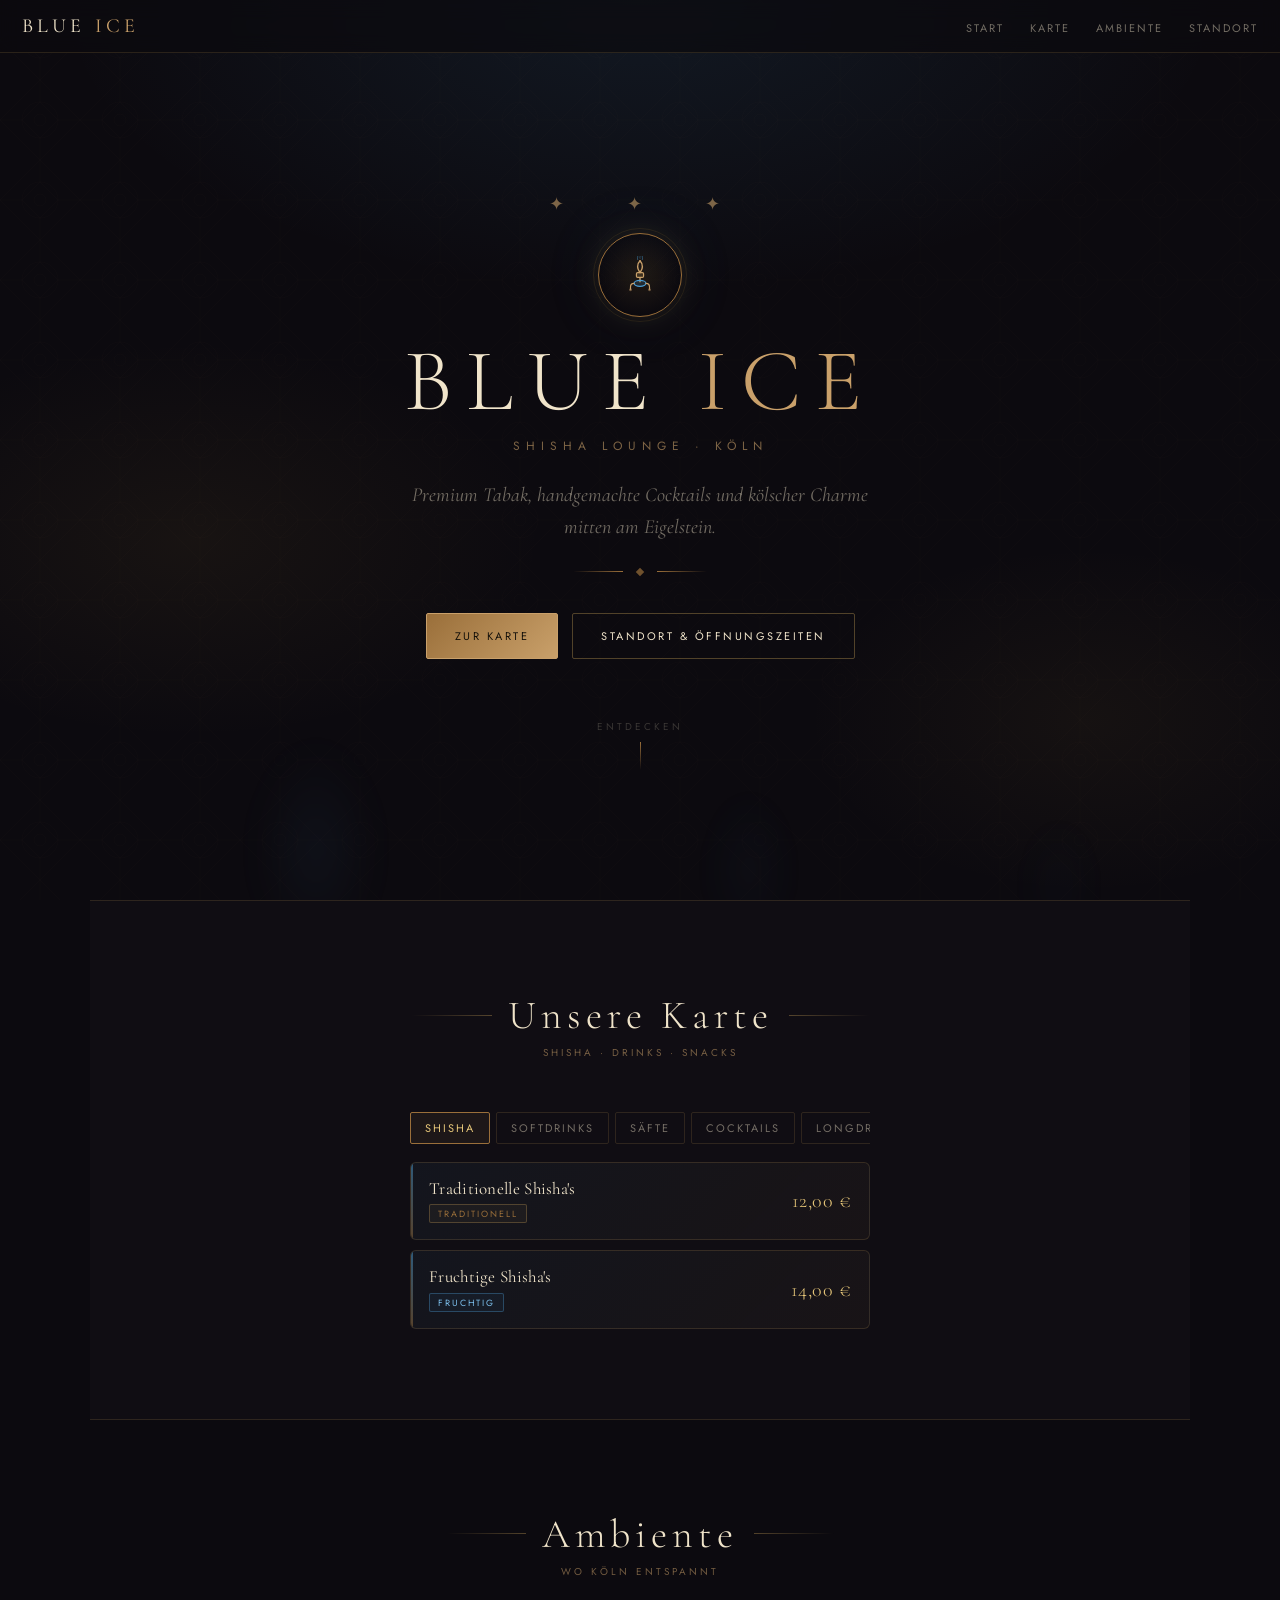
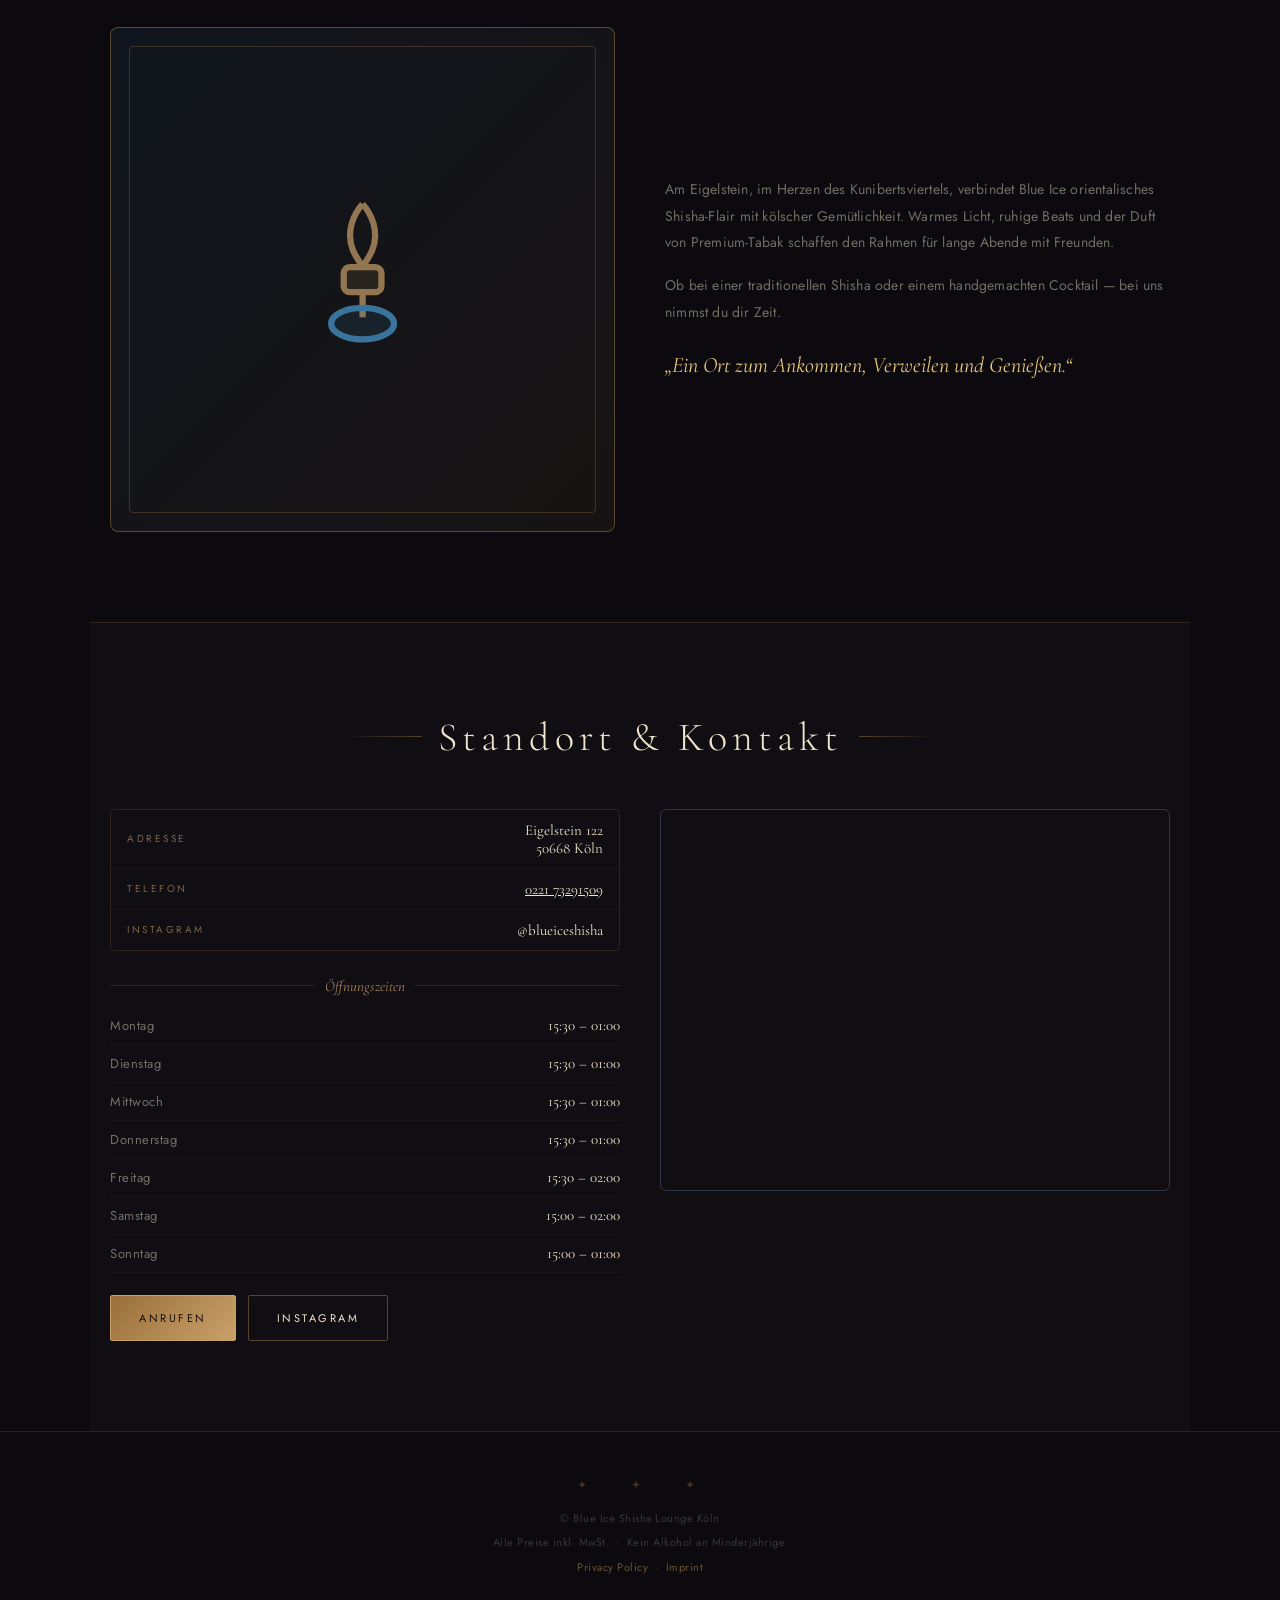
<file: index.html>
<!DOCTYPE html>
<html lang="de">
<head>
<meta charset="UTF-8"/>
<meta name="viewport" content="width=device-width, initial-scale=1.0, viewport-fit=cover"/>
<meta name="theme-color" content="#0c0a0f"/>
<title>Blue Ice Köln – Shisha Lounge & Bar</title>
<meta name="description" content="Blue Ice Shisha Lounge in Köln, Eigelstein 122 — Premium Shisha, Cocktails, Longdrinks & mehr. Öffnungszeiten, Karte & Standort."/>
<link href="https://fonts.googleapis.com/css2?family=Cormorant+Garamond:ital,wght@0,300;0,400;0,600;1,300;1,400&family=Jost:wght@300;400;500&display=swap" rel="stylesheet"/>
<link rel="stylesheet" href="styles.css"/>
</head>
<body>

<div class="bg-atmo"></div>
<div class="bg-pattern"></div>
<div class="smoke-wrap"><div class="smoke"></div><div class="smoke"></div><div class="smoke"></div></div>

<nav class="navbar">
  <div class="nav-brand">BLUE <span>ICE</span></div>
  <ul class="nav-links" id="navLinks">
    <li><a href="#start" onclick="closeNav()">Start</a></li>
    <li><a href="#karte" onclick="closeNav()">Karte</a></li>
    <li><a href="#ambiente" onclick="closeNav()">Ambiente</a></li>
    <li><a href="#standort" onclick="closeNav()">Standort</a></li>
  </ul>
  <button class="nav-toggle" onclick="toggleNav()" aria-label="Menü">☰</button>
</nav>

<section class="hero" id="start">
  <span class="ornament">✦ &nbsp; ✦ &nbsp; ✦</span>
  <div class="logo-emblem">
    <svg viewBox="0 0 32 32" fill="none" xmlns="http://www.w3.org/2000/svg">
      <path d="M16 4 C16 4 14 6 14 9 C14 11.5 15.5 13 16 14" stroke="#c9a06a" stroke-width="1.2" stroke-linecap="round"/>
      <path d="M16 4 C16 4 18 6 18 9 C18 11.5 16.5 13 16 14" stroke="#c9a06a" stroke-width="1.2" stroke-linecap="round"/>
      <rect x="13" y="14" width="6" height="4" rx="1" fill="rgba(180,145,80,0.2)" stroke="#c9a06a" stroke-width="1"/>
      <path d="M16 18 L16 22" stroke="#c9a06a" stroke-width="1.2"/>
      <ellipse cx="16" cy="23" rx="5" ry="2.5" fill="rgba(74,158,214,0.15)" stroke="#4a9ed6" stroke-width="1"/>
      <path d="M11 23 C9 23 8 24.5 8 26 L8 28" stroke="#c9a06a" stroke-width="1" stroke-linecap="round"/>
      <circle cx="8" cy="28.5" r="1.2" fill="#c9a06a" opacity=".5"/>
      <path d="M21 23 C23 23 24 24.5 24 26 L24 28" stroke="#c9a06a" stroke-width="1" stroke-linecap="round"/>
      <circle cx="24" cy="28.5" r="1.2" fill="#c9a06a" opacity=".5"/>
      <path d="M14 3 C13.5 1.5 14.5 1 14 0" stroke="#4a9ed6" stroke-width=".8" stroke-linecap="round" opacity=".5"/>
      <path d="M16 2 C15.5 1 16.5 .5 16 0" stroke="#4a9ed6" stroke-width=".8" stroke-linecap="round" opacity=".4"/>
      <path d="M18 3 C18.5 1.5 17.5 1 18 0" stroke="#4a9ed6" stroke-width=".8" stroke-linecap="round" opacity=".5"/>
    </svg>
  </div>
  <div class="hero-title">BLUE <span>ICE</span></div>
  <div class="hero-sub">Shisha Lounge · Köln</div>
  <p class="hero-tagline">Premium Tabak, handgemachte Cocktails und kölscher Charme mitten am Eigelstein.</p>
  <div class="header-ornament"><div class="h-line"></div><div class="h-diamond"></div><div class="h-line r"></div></div>
  <div class="hero-cta">
    <a href="#karte" class="btn btn-primary">Zur Karte</a>
    <a href="#standort" class="btn btn-outline">Standort & Öffnungszeiten</a>
  </div>
  <div class="scroll-hint">Entdecken</div>
</section>

<section id="karte" class="section-shell">
  <div class="section-head">
    <div class="cat-title-wrap"><div class="cat-ornament-line"></div><span class="cat-title">Unsere Karte</span><div class="cat-ornament-line r"></div></div>
    <span class="cat-sub-label">Shisha · Drinks · Snacks</span>
  </div>

  <div class="menu-wrapper">
    <div class="tabs">
      <button class="tab-btn active" onclick="showTab('shisha',this)">Shisha</button>
      <button class="tab-btn" onclick="showTab('softdrinks',this)">Softdrinks</button>
      <button class="tab-btn" onclick="showTab('saefte',this)">Säfte</button>
      <button class="tab-btn" onclick="showTab('cocktails',this)">Cocktails</button>
      <button class="tab-btn" onclick="showTab('longdrinks',this)">Longdrinks</button>
      <button class="tab-btn" onclick="showTab('spirituosen',this)">Spirituosen</button>
      <button class="tab-btn" onclick="showTab('bier',this)">Bier</button>
      <button class="tab-btn" onclick="showTab('kaffee',this)">Kaffee & Tee</button>
      <button class="tab-btn" onclick="showTab('snacks',this)">Snacks</button>
      <button class="tab-btn" onclick="showTab('info',this)">Info</button>
    </div>

    <!-- SHISHA -->
    <div id="shisha" class="menu-section visible">
      <div class="shisha-list">
        <div class="shisha-card">
          <div class="drink-info"><div class="drink-name">Traditionelle Shisha's</div><span class="shisha-tag trad">Traditionell</span></div>
          <div class="drink-right"><div class="drink-price">12,00 €</div></div>
        </div>
        <div class="shisha-card">
          <div class="drink-info"><div class="drink-name">Fruchtige Shisha's</div><span class="shisha-tag frucht">Fruchtig</span></div>
          <div class="drink-right"><div class="drink-price">14,00 €</div></div>
        </div>
      </div>
    </div>

    <!-- SÄFTE -->
    <div id="saefte" class="menu-section">
      <div class="disclaimer">Alle Säfte sind auch als <span>Schorle</span> erhältlich — einfach beim Bestellen ansagen.</div>
      <div class="drink-list">
        <div class="drink-card"><div class="drink-info"><div class="drink-name">Orangensaft</div></div><div class="drink-right"><div class="drink-price">3,50 €</div></div></div>
        <div class="drink-card"><div class="drink-info"><div class="drink-name">Ananassaft</div></div><div class="drink-right"><div class="drink-price">3,50 €</div></div></div>
        <div class="drink-card"><div class="drink-info"><div class="drink-name">Maracujasaft</div></div><div class="drink-right"><div class="drink-price">3,50 €</div></div></div>
        <div class="drink-card"><div class="drink-info"><div class="drink-name">Bananensaft</div></div><div class="drink-right"><div class="drink-price">3,50 €</div></div></div>
        <div class="drink-card"><div class="drink-info"><div class="drink-name">Kirschsaft</div></div><div class="drink-right"><div class="drink-price">3,50 €</div></div></div>
        <div class="drink-card"><div class="drink-info"><div class="drink-name">Cranberrysaft</div></div><div class="drink-right"><div class="drink-price">3,50 €</div></div></div>
        <div class="drink-card"><div class="drink-info"><div class="drink-name">Kiba</div><div class="drink-desc">Kirsch & Banane</div></div><div class="drink-right"><div class="drink-price">3,50 €</div></div></div>
      </div>
    </div>

    <!-- COCKTAILS -->
    <div id="cocktails" class="menu-section">
      <div class="price-badge">Alkoholisch &nbsp;— &nbsp;8,00 €</div>
      <div class="drink-list">
        <div class="drink-card"><div class="drink-info"><div class="drink-name">Blue Ice Special I ✦</div><div class="drink-desc">Weißer Rum · Orange · Ananas · Zitrone · Blue Curaçao · Malibu</div></div><div class="drink-right"><div class="drink-price">8,00 €</div></div></div>
        <div class="drink-card"><div class="drink-info"><div class="drink-name">Blue Ice Special II ✦</div><div class="drink-desc">Haus-Signature-Mix der Blue Ice Bar</div></div><div class="drink-right"><div class="drink-price">8,00 €</div></div></div>
        <div class="drink-card"><div class="drink-info"><div class="drink-name">Mai Tai</div><div class="drink-desc">Weißer & Brauner Rum · Triple Sec · Mandelsirup · Limette · Ananas · Cointreau</div></div><div class="drink-right"><div class="drink-price">8,00 €</div></div></div>
        <div class="drink-card"><div class="drink-info"><div class="drink-name">Sex on the Beach</div><div class="drink-desc">Wodka · Pfirsichlikör · Orange · Cranberry</div></div><div class="drink-right"><div class="drink-price">8,00 €</div></div></div>
        <div class="drink-card"><div class="drink-info"><div class="drink-name">Mojito</div><div class="drink-desc">Havana Club · Limette · Brauner Zucker · Frische Minze · Soda</div></div><div class="drink-right"><div class="drink-price">8,00 €</div></div></div>
        <div class="drink-card"><div class="drink-info"><div class="drink-name">Tequila Sunrise</div><div class="drink-desc">Tequila · Orangensaft · Grenadine · Zitrone</div></div><div class="drink-right"><div class="drink-price">8,00 €</div></div></div>
        <div class="drink-card"><div class="drink-info"><div class="drink-name">Piña Colada</div><div class="drink-desc">Weißer Rum · Ananas · Kokosnuss · Sahne</div></div><div class="drink-right"><div class="drink-price">8,00 €</div></div></div>
        <div class="drink-card"><div class="drink-info"><div class="drink-name">Strawberry Colada</div><div class="drink-desc">Weißer Rum · Ananas · Erdbeersirup · Kokosnuss · Sahne</div></div><div class="drink-right"><div class="drink-price">8,00 €</div></div></div>
        <div class="drink-card"><div class="drink-info"><div class="drink-name">Long Island Ice Tea</div><div class="drink-desc">Rum · Wodka · Gin · Tequila · Triple Sec · Limette · Cola</div></div><div class="drink-right"><div class="drink-price">8,00 €</div></div></div>
      </div>
      <div class="subcat"><div class="subcat-line"></div><div class="subcat-name">Alkoholfrei</div><div class="subcat-line"></div></div>
      <div class="price-badge">Alkoholfrei &nbsp;— &nbsp;6,00 €</div>
      <div class="drink-list">
        <div class="drink-card"><div class="drink-info"><div class="drink-name">Blue Ice Special ✦</div><div class="drink-desc">Orange · Ananas · Zitrone · Blue Curaçao</div></div><div class="drink-right"><div class="drink-price">6,00 €</div></div></div>
        <div class="drink-card"><div class="drink-info"><div class="drink-name">Virgin Colada</div><div class="drink-desc">Kokosnusssirup · Ananas · Sahne</div></div><div class="drink-right"><div class="drink-price">6,00 €</div></div></div>
        <div class="drink-card"><div class="drink-info"><div class="drink-name">Marco Carpon</div><div class="drink-desc">Cranberry · Orange · Limette · Kokosnusssirup</div></div><div class="drink-right"><div class="drink-price">6,00 €</div></div></div>
        <div class="drink-card"><div class="drink-info"><div class="drink-name">Ipanema</div><div class="drink-desc">Limette · Brauner Zucker · Maracuja · Ginger Ale</div></div><div class="drink-right"><div class="drink-price">6,00 €</div></div></div>
        <div class="drink-card"><div class="drink-info"><div class="drink-name">Spit Fire</div><div class="drink-desc">Ananas · Orange · Maracuja · Zitrone · Grenadine</div></div><div class="drink-right"><div class="drink-price">6,00 €</div></div></div>
        <div class="drink-card"><div class="drink-info"><div class="drink-name">Bambula</div><div class="drink-desc">Limette · Brauner Zucker · Ananas · Orange · Maracuja</div></div><div class="drink-right"><div class="drink-price">6,00 €</div></div></div>
        <div class="drink-card"><div class="drink-info"><div class="drink-name">China Town</div><div class="drink-desc">Ginger Ale · Erdbeersirup · Sahne</div></div><div class="drink-right"><div class="drink-price">6,00 €</div></div></div>
        <div class="drink-card"><div class="drink-info"><div class="drink-name">Alice</div><div class="drink-desc">Ananas · Orange · Grenadine · Sahne</div></div><div class="drink-right"><div class="drink-price">6,00 €</div></div></div>
      </div>
    </div>

    <!-- LONGDRINKS -->
    <div id="longdrinks" class="menu-section">
      <div class="drink-list">
        <div class="drink-card"><div class="drink-info"><div class="drink-name">Vodka Red Bull</div></div><div class="drink-right"><div class="drink-price">6,00 €</div></div></div>
        <div class="drink-card"><div class="drink-info"><div class="drink-name">Vodka Orange</div></div><div class="drink-right"><div class="drink-price">5,50 €</div></div></div>
        <div class="drink-card"><div class="drink-info"><div class="drink-name">Vodka Maracuja</div></div><div class="drink-right"><div class="drink-price">5,50 €</div></div></div>
        <div class="drink-card"><div class="drink-info"><div class="drink-name">Jack Daniels Cola</div></div><div class="drink-right"><div class="drink-price">6,00 €</div></div></div>
        <div class="drink-card"><div class="drink-info"><div class="drink-name">Jägermeister Red Bull</div></div><div class="drink-right"><div class="drink-price">6,00 €</div></div></div>
        <div class="drink-card"><div class="drink-info"><div class="drink-name">Jägermeister Cola</div></div><div class="drink-right"><div class="drink-price">5,00 €</div></div></div>
        <div class="drink-card"><div class="drink-info"><div class="drink-name">Jim Beam Ginger</div></div><div class="drink-right"><div class="drink-price">5,50 €</div></div></div>
        <div class="drink-card"><div class="drink-info"><div class="drink-name">Jim Beam Cola</div></div><div class="drink-right"><div class="drink-price">5,00 €</div></div></div>
        <div class="drink-card"><div class="drink-info"><div class="drink-name">Bacardi Cola</div></div><div class="drink-right"><div class="drink-price">5,00 €</div></div></div>
        <div class="drink-card"><div class="drink-info"><div class="drink-name">Gin Tonic</div></div><div class="drink-right"><div class="drink-price">5,50 €</div></div></div>
        <div class="drink-card"><div class="drink-info"><div class="drink-name">Malibu Maracuja</div></div><div class="drink-right"><div class="drink-price">5,50 €</div></div></div>
        <div class="drink-card"><div class="drink-info"><div class="drink-name">Campari Orange</div></div><div class="drink-right"><div class="drink-price">5,00 €</div></div></div>
      </div>
    </div>

    <!-- SPIRITUOSEN -->
    <div id="spirituosen" class="menu-section">
      <div class="subcat"><div class="subcat-line"></div><div class="subcat-name">Whiskey & Bourbon · 2cl</div><div class="subcat-line"></div></div>
      <div class="drink-list">
        <div class="drink-card"><div class="drink-info"><div class="drink-name">Johnny Walker Red</div></div><div class="drink-right"><div class="drink-price">3,00 €</div></div></div>
        <div class="drink-card"><div class="drink-info"><div class="drink-name">Johnny Walker Black</div></div><div class="drink-right"><div class="drink-price">3,00 €</div></div></div>
        <div class="drink-card"><div class="drink-info"><div class="drink-name">Ballantines</div></div><div class="drink-right"><div class="drink-price">3,00 €</div></div></div>
        <div class="drink-card"><div class="drink-info"><div class="drink-name">Chivas Regal</div></div><div class="drink-right"><div class="drink-price">3,00 €</div></div></div>
        <div class="drink-card"><div class="drink-info"><div class="drink-name">Jim Beam</div></div><div class="drink-right"><div class="drink-price">3,00 €</div></div></div>
        <div class="drink-card"><div class="drink-info"><div class="drink-name">Jack Daniels</div></div><div class="drink-right"><div class="drink-price">3,00 €</div></div></div>
        <div class="drink-card"><div class="drink-info"><div class="drink-name">Hennessy</div></div><div class="drink-right"><div class="drink-price">3,00 €</div></div></div>
      </div>
      <div class="subcat"><div class="subcat-line"></div><div class="subcat-name">Aperitif · 5cl</div><div class="subcat-line"></div></div>
      <div class="drink-list">
        <div class="drink-card"><div class="drink-info"><div class="drink-name">Campari</div></div><div class="drink-right"><div class="drink-price">4,00 €</div></div></div>
        <div class="drink-card"><div class="drink-info"><div class="drink-name">Martini Bianco</div></div><div class="drink-right"><div class="drink-price">4,00 €</div></div></div>
        <div class="drink-card"><div class="drink-info"><div class="drink-name">Martini Rosé</div></div><div class="drink-right"><div class="drink-price">4,00 €</div></div></div>
        <div class="drink-card"><div class="drink-info"><div class="drink-name">Martini Rosso</div></div><div class="drink-right"><div class="drink-price">4,00 €</div></div></div>
      </div>
      <div class="subcat"><div class="subcat-line"></div><div class="subcat-name">Liköre & Shots · 2cl</div><div class="subcat-line"></div></div>
      <div class="drink-list">
        <div class="drink-card"><div class="drink-info"><div class="drink-name">Amaretto Disaronno</div></div><div class="drink-right"><div class="drink-price">3,00 €</div></div></div>
        <div class="drink-card"><div class="drink-info"><div class="drink-name">Baileys</div></div><div class="drink-right"><div class="drink-price">3,00 €</div></div></div>
        <div class="drink-card"><div class="drink-info"><div class="drink-name">Bacardi Blanca</div></div><div class="drink-right"><div class="drink-price">3,00 €</div></div></div>
        <div class="drink-card"><div class="drink-info"><div class="drink-name">Bacardi Oro</div></div><div class="drink-right"><div class="drink-price">3,00 €</div></div></div>
        <div class="drink-card"><div class="drink-info"><div class="drink-name">Bacardi Razz</div></div><div class="drink-right"><div class="drink-price">3,00 €</div></div></div>
        <div class="drink-card"><div class="drink-info"><div class="drink-name">Bacardi Superior</div></div><div class="drink-right"><div class="drink-price">3,00 €</div></div></div>
        <div class="drink-card"><div class="drink-info"><div class="drink-name">Captain Morgan</div></div><div class="drink-right"><div class="drink-price">3,00 €</div></div></div>
        <div class="drink-card"><div class="drink-info"><div class="drink-name">Cointreau</div></div><div class="drink-right"><div class="drink-price">3,00 €</div></div></div>
        <div class="drink-card"><div class="drink-info"><div class="drink-name">Grand Marnier</div></div><div class="drink-right"><div class="drink-price">3,00 €</div></div></div>
        <div class="drink-card"><div class="drink-info"><div class="drink-name">Havana 3 Años</div></div><div class="drink-right"><div class="drink-price">3,00 €</div></div></div>
        <div class="drink-card"><div class="drink-info"><div class="drink-name">Jägermeister</div></div><div class="drink-right"><div class="drink-price">3,00 €</div></div></div>
        <div class="drink-card"><div class="drink-info"><div class="drink-name">Kahlúa</div></div><div class="drink-right"><div class="drink-price">3,00 €</div></div></div>
        <div class="drink-card"><div class="drink-info"><div class="drink-name">Malibu</div></div><div class="drink-right"><div class="drink-price">3,00 €</div></div></div>
        <div class="drink-card"><div class="drink-info"><div class="drink-name">Pott</div></div><div class="drink-right"><div class="drink-price">3,00 €</div></div></div>
        <div class="drink-card"><div class="drink-info"><div class="drink-name">Puschkin Red</div></div><div class="drink-right"><div class="drink-price">3,00 €</div></div></div>
        <div class="drink-card"><div class="drink-info"><div class="drink-name">Ramazzotti</div></div><div class="drink-right"><div class="drink-price">3,00 €</div></div></div>
        <div class="drink-card"><div class="drink-info"><div class="drink-name">Sambuca</div></div><div class="drink-right"><div class="drink-price">3,00 €</div></div></div>
        <div class="drink-card"><div class="drink-info"><div class="drink-name">Southern Comfort</div></div><div class="drink-right"><div class="drink-price">3,00 €</div></div></div>
      </div>
    </div>

    <!-- BIER -->
    <div id="bier" class="menu-section">
      <div class="subcat"><div class="subcat-line"></div><div class="subcat-name">Becks</div><div class="subcat-line"></div></div>
      <div class="drink-list">
        <div class="drink-card"><div class="drink-info"><div class="drink-name">Becks Pilsner</div></div><div class="drink-right"><div class="drink-price">3,30 €</div></div></div>
        <div class="drink-card"><div class="drink-info"><div class="drink-name">Becks Green Lemon</div></div><div class="drink-right"><div class="drink-price">3,30 €</div></div></div>
        <div class="drink-card"><div class="drink-info"><div class="drink-name">Becks Ice</div></div><div class="drink-right"><div class="drink-price">3,30 €</div></div></div>
      </div>
      <div class="subcat"><div class="subcat-line"></div><div class="subcat-name">Kölsch</div><div class="subcat-line"></div></div>
      <div class="drink-list">
        <div class="drink-card"><div class="drink-info"><div class="drink-name">Reisdorf Kölsch</div></div><div class="drink-right"><div class="drink-price">3,20 €</div></div></div>
        <div class="drink-card"><div class="drink-info"><div class="drink-name">Reisdorf Kölsch Cola</div></div><div class="drink-right"><div class="drink-price">3,50 €</div></div></div>
      </div>
      <div class="subcat"><div class="subcat-line"></div><div class="subcat-name">Weitere</div><div class="subcat-line"></div></div>
      <div class="drink-list">
        <div class="drink-card"><div class="drink-info"><div class="drink-name">Heineken</div></div><div class="drink-right"><div class="drink-price">3,50 €</div></div></div>
        <div class="drink-card"><div class="drink-info"><div class="drink-name">Desperados Tequila</div></div><div class="drink-right"><div class="drink-price">4,00 €</div></div></div>
        <div class="drink-card"><div class="drink-info"><div class="drink-name">Radler</div></div><div class="drink-right"><div class="drink-price">3,50 €</div></div></div>
        <div class="drink-card"><div class="drink-info"><div class="drink-name">Weizen</div></div><div class="drink-right"><div class="drink-price">3,80 €</div></div></div>
        <div class="drink-card"><div class="drink-info"><div class="drink-name">Bananenweizen</div></div><div class="drink-right"><div class="drink-price">3,80 €</div></div></div>
        <div class="drink-card"><div class="drink-info"><div class="drink-name">Vitamalz</div></div><div class="drink-right"><div class="drink-price">3,50 €</div></div></div>
      </div>
    </div>

    <!-- SOFTDRINKS -->
    <div id="softdrinks" class="menu-section">
      <div class="subcat"><div class="subcat-line"></div><div class="subcat-name">0,25 L</div><div class="subcat-line"></div></div>
      <div class="drink-list">
        <div class="drink-card"><div class="drink-info"><div class="drink-name">Selters Sprudel</div></div><div class="drink-right"><div class="drink-price">2,70 €</div><div class="drink-vol">0,25 L</div></div></div>
        <div class="drink-card"><div class="drink-info"><div class="drink-name">Selters Naturell</div></div><div class="drink-right"><div class="drink-price">2,70 €</div><div class="drink-vol">0,25 L</div></div></div>
        <div class="drink-card"><div class="drink-info"><div class="drink-name">Red Bull</div></div><div class="drink-right"><div class="drink-price">3,80 €</div><div class="drink-vol">0,25 L</div></div></div>
        <div class="drink-card"><div class="drink-info"><div class="drink-name">Red Bull Sugar Free</div></div><div class="drink-right"><div class="drink-price">3,80 €</div><div class="drink-vol">0,25 L</div></div></div>
        <div class="drink-card"><div class="drink-info"><div class="drink-name">Red Bull versch. Sorten</div></div><div class="drink-right"><div class="drink-price">3,80 €</div><div class="drink-vol">0,25 L</div></div></div>
        <div class="drink-card"><div class="drink-info"><div class="drink-name">Moloko</div></div><div class="drink-right"><div class="drink-price">3,80 €</div><div class="drink-vol">0,25 L</div></div></div>
        <div class="drink-card"><div class="drink-info"><div class="drink-name">Moloko Zero</div></div><div class="drink-right"><div class="drink-price">3,80 €</div><div class="drink-vol">0,25 L</div></div></div>
      </div>
      <div class="subcat"><div class="subcat-line"></div><div class="subcat-name">0,20 L</div><div class="subcat-line"></div></div>
      <div class="drink-list">
        <div class="drink-card"><div class="drink-info"><div class="drink-name">Coca Cola</div></div><div class="drink-right"><div class="drink-price">3,00 €</div><div class="drink-vol">0,20 L</div></div></div>
        <div class="drink-card"><div class="drink-info"><div class="drink-name">Coca Cola Light</div></div><div class="drink-right"><div class="drink-price">3,00 €</div><div class="drink-vol">0,20 L</div></div></div>
        <div class="drink-card"><div class="drink-info"><div class="drink-name">Fanta</div></div><div class="drink-right"><div class="drink-price">3,00 €</div><div class="drink-vol">0,20 L</div></div></div>
        <div class="drink-card"><div class="drink-info"><div class="drink-name">Sprite</div></div><div class="drink-right"><div class="drink-price">3,00 €</div><div class="drink-vol">0,20 L</div></div></div>
        <div class="drink-card"><div class="drink-info"><div class="drink-name">Mezzo Mix</div></div><div class="drink-right"><div class="drink-price">3,00 €</div><div class="drink-vol">0,20 L</div></div></div>
        <div class="drink-card"><div class="drink-info"><div class="drink-name">Bitter Lemon</div></div><div class="drink-right"><div class="drink-price">3,20 €</div><div class="drink-vol">0,20 L</div></div></div>
        <div class="drink-card"><div class="drink-info"><div class="drink-name">Ginger Ale</div></div><div class="drink-right"><div class="drink-price">3,20 €</div><div class="drink-vol">0,20 L</div></div></div>
        <div class="drink-card"><div class="drink-info"><div class="drink-name">Tonic Water</div></div><div class="drink-right"><div class="drink-price">3,20 €</div><div class="drink-vol">0,20 L</div></div></div>
        <div class="drink-card"><div class="drink-info"><div class="drink-name">Orangina Orange</div></div><div class="drink-right"><div class="drink-price">3,50 €</div><div class="drink-vol">0,20 L</div></div></div>
        <div class="drink-card"><div class="drink-info"><div class="drink-name">Orangina Blutorange</div></div><div class="drink-right"><div class="drink-price">3,50 €</div><div class="drink-vol">0,20 L</div></div></div>
      </div>
      <div class="subcat"><div class="subcat-line"></div><div class="subcat-name">0,33 L</div><div class="subcat-line"></div></div>
      <div class="drink-list">
        <div class="drink-card"><div class="drink-info"><div class="drink-name">Uludag Gazoz</div></div><div class="drink-right"><div class="drink-price">3,50 €</div><div class="drink-vol">0,33 L</div></div></div>
        <div class="drink-card"><div class="drink-info"><div class="drink-name">Uludag Gazoz Zero</div></div><div class="drink-right"><div class="drink-price">3,50 €</div><div class="drink-vol">0,33 L</div></div></div>
        <div class="drink-card"><div class="drink-info"><div class="drink-name">Lemon Soda</div></div><div class="drink-right"><div class="drink-price">3,20 €</div><div class="drink-vol">0,33 L</div></div></div>
        <div class="drink-card"><div class="drink-info"><div class="drink-name">Lemon Soda Zero</div></div><div class="drink-right"><div class="drink-price">3,20 €</div><div class="drink-vol">0,33 L</div></div></div>
        <div class="drink-card"><div class="drink-info"><div class="drink-name">Orange Soda</div></div><div class="drink-right"><div class="drink-price">3,20 €</div><div class="drink-vol">0,33 L</div></div></div>
        <div class="drink-card"><div class="drink-info"><div class="drink-name">Orange Soda Zero</div></div><div class="drink-right"><div class="drink-price">3,20 €</div><div class="drink-vol">0,33 L</div></div></div>
        <div class="drink-card"><div class="drink-info"><div class="drink-name">Fanta Exotic</div></div><div class="drink-right"><div class="drink-price">3,20 €</div><div class="drink-vol">0,33 L</div></div></div>
        <div class="drink-card"><div class="drink-info"><div class="drink-name">Fanta Lemon</div></div><div class="drink-right"><div class="drink-price">3,20 €</div><div class="drink-vol">0,33 L</div></div></div>
        <div class="drink-card"><div class="drink-info"><div class="drink-name">Eistee Zitrone</div></div><div class="drink-right"><div class="drink-price">3,80 €</div><div class="drink-vol">0,33 L</div></div></div>
        <div class="drink-card"><div class="drink-info"><div class="drink-name">Eistee Pfirsich</div></div><div class="drink-right"><div class="drink-price">3,80 €</div><div class="drink-vol">0,33 L</div></div></div>
        <div class="drink-card"><div class="drink-info"><div class="drink-name">Eistee Blaubeere</div></div><div class="drink-right"><div class="drink-price">3,80 €</div><div class="drink-vol">0,33 L</div></div></div>
        <div class="drink-card"><div class="drink-info"><div class="drink-name">Gaffels Fassbrause</div></div><div class="drink-right"><div class="drink-price">3,00 €</div><div class="drink-vol">0,33 L</div></div></div>
        <div class="drink-card"><div class="drink-info"><div class="drink-name">Apfelschorle</div></div><div class="drink-right"><div class="drink-price">3,00 €</div><div class="drink-vol">0,33 L</div></div></div>
      </div>
      <div class="subcat"><div class="subcat-line"></div><div class="subcat-name">0,50 L</div><div class="subcat-line"></div></div>
      <div class="drink-list">
        <div class="drink-card"><div class="drink-info"><div class="drink-name">Powerade Blau</div></div><div class="drink-right"><div class="drink-price">3,80 €</div><div class="drink-vol">0,50 L</div></div></div>
        <div class="drink-card"><div class="drink-info"><div class="drink-name">Powerade Blau Zero</div></div><div class="drink-right"><div class="drink-price">3,80 €</div><div class="drink-vol">0,50 L</div></div></div>
      </div>
    </div>

    <!-- KAFFEE -->
    <div id="kaffee" class="menu-section">
      <div class="subcat"><div class="subcat-line"></div><div class="subcat-name">Espresso</div><div class="subcat-line"></div></div>
      <div class="drink-list">
        <div class="drink-card"><div class="drink-info"><div class="drink-name">Espresso</div></div><div class="drink-right"><div class="drink-price">2,50 €</div></div></div>
        <div class="drink-card"><div class="drink-info"><div class="drink-name">Espresso Doppelt</div></div><div class="drink-right"><div class="drink-price">3,00 €</div></div></div>
        <div class="drink-card"><div class="drink-info"><div class="drink-name">Espresso Macchiato</div></div><div class="drink-right"><div class="drink-price">3,00 €</div></div></div>
      </div>
      <div class="subcat"><div class="subcat-line"></div><div class="subcat-name">Kaffee</div><div class="subcat-line"></div></div>
      <div class="drink-list">
        <div class="drink-card"><div class="drink-info"><div class="drink-name">Kaffee</div></div><div class="drink-right"><div class="drink-price">2,80 €</div></div></div>
        <div class="drink-card"><div class="drink-info"><div class="drink-name">Cappuccino</div></div><div class="drink-right"><div class="drink-price">3,30 €</div></div></div>
        <div class="drink-card"><div class="drink-info"><div class="drink-name">Milchkaffee</div></div><div class="drink-right"><div class="drink-price">3,00 €</div></div></div>
        <div class="drink-card"><div class="drink-info"><div class="drink-name">Latte Macchiato</div></div><div class="drink-right"><div class="drink-price">3,80 €</div></div></div>
      </div>
      <div class="subcat"><div class="subcat-line"></div><div class="subcat-name">Heiße Getränke</div><div class="subcat-line"></div></div>
      <div class="drink-list">
        <div class="drink-card"><div class="drink-info"><div class="drink-name">Milch heiß oder warm</div></div><div class="drink-right"><div class="drink-price">3,00 €</div></div></div>
        <div class="drink-card"><div class="drink-info"><div class="drink-name">Milch mit Honig</div></div><div class="drink-right"><div class="drink-price">3,00 €</div></div></div>
        <div class="drink-card"><div class="drink-info"><div class="drink-name">Kakao mit Sahne</div></div><div class="drink-right"><div class="drink-price">3,00 €</div></div></div>
      </div>
      <div class="subcat"><div class="subcat-line"></div><div class="subcat-name">Tee</div><div class="subcat-line"></div></div>
      <div class="drink-list">
        <div class="drink-card"><div class="drink-info"><div class="drink-name">Schwarzer Tee</div></div><div class="drink-right"><div class="drink-price">2,80 €</div></div></div>
        <div class="drink-card"><div class="drink-info"><div class="drink-name">Pfefferminztee</div></div><div class="drink-right"><div class="drink-price">2,80 €</div></div></div>
        <div class="drink-card"><div class="drink-info"><div class="drink-name">Kamillentee</div></div><div class="drink-right"><div class="drink-price">2,80 €</div></div></div>
        <div class="drink-card"><div class="drink-info"><div class="drink-name">Apfeltee</div></div><div class="drink-right"><div class="drink-price">2,80 €</div></div></div>
        <div class="drink-card"><div class="drink-info"><div class="drink-name">Grüner Tee</div></div><div class="drink-right"><div class="drink-price">2,80 €</div></div></div>
        <div class="drink-card"><div class="drink-info"><div class="drink-name">Früchtetee</div></div><div class="drink-right"><div class="drink-price">2,50 €</div></div></div>
        <div class="drink-card"><div class="drink-info"><div class="drink-name">Frischer Minztee</div></div><div class="drink-right"><div class="drink-price">3,50 €</div></div></div>
      </div>
    </div>

    <!-- SNACKS -->
    <div id="snacks" class="menu-section">
      <div class="subcat"><div class="subcat-line"></div><div class="subcat-name">Nachos</div><div class="subcat-line"></div></div>
      <div class="drink-list">
        <div class="drink-card"><div class="drink-info"><div class="drink-name">Nachoteller + 1 Dip</div><div class="drink-desc">Käse oder Salsa</div></div><div class="drink-right"><div class="drink-price">4,00 €</div></div></div>
        <div class="drink-card"><div class="drink-info"><div class="drink-name">Extra Dip</div></div><div class="drink-right"><div class="drink-price">1,00 €</div></div></div>
      </div>
      <div class="subcat"><div class="subcat-line"></div><div class="subcat-name">Toast</div><div class="subcat-line"></div></div>
      <div class="drink-list">
        <div class="drink-card"><div class="drink-info"><div class="drink-name">Sucuk & Käse Toast</div><div class="drink-desc">1 Stück</div></div><div class="drink-right"><div class="drink-price">3,00 €</div></div></div>
        <div class="drink-card"><div class="drink-info"><div class="drink-name">Sucuk & Käse Toast</div><div class="drink-desc">2 Stück</div></div><div class="drink-right"><div class="drink-price">5,00 €</div></div></div>
        <div class="drink-card"><div class="drink-info"><div class="drink-name">Sucuk Toast</div><div class="drink-desc">1 Stück</div></div><div class="drink-right"><div class="drink-price">3,00 €</div></div></div>
        <div class="drink-card"><div class="drink-info"><div class="drink-name">Sucuk Toast</div><div class="drink-desc">2 Stück</div></div><div class="drink-right"><div class="drink-price">5,00 €</div></div></div>
        <div class="drink-card"><div class="drink-info"><div class="drink-name">Käse Toast</div><div class="drink-desc">1 Stück</div></div><div class="drink-right"><div class="drink-price">3,00 €</div></div></div>
        <div class="drink-card"><div class="drink-info"><div class="drink-name">Käse Toast</div><div class="drink-desc">2 Stück</div></div><div class="drink-right"><div class="drink-price">5,00 €</div></div></div>
      </div>
      <div class="subcat"><div class="subcat-line"></div><div class="subcat-name">Popcorn</div><div class="subcat-line"></div></div>
      <div class="drink-list">
        <div class="drink-card"><div class="drink-info"><div class="drink-name">Popcorn Süß</div><div class="drink-desc">1 Portion</div></div><div class="drink-right"><div class="drink-price">3,50 €</div></div></div>
        <div class="drink-card"><div class="drink-info"><div class="drink-name">Popcorn Salzig</div><div class="drink-desc">1 Portion</div></div><div class="drink-right"><div class="drink-price">3,50 €</div></div></div>
      </div>
      <div class="subcat"><div class="subcat-line"></div><div class="subcat-name">Weitere</div><div class="subcat-line"></div></div>
      <div class="drink-list">
        <div class="drink-card"><div class="drink-info"><div class="drink-name">Salzstangen</div><div class="drink-desc">1 Portion</div></div><div class="drink-right"><div class="drink-price">1,00 €</div></div></div>
        <div class="drink-card"><div class="drink-info"><div class="drink-name">Erdnüsse</div><div class="drink-desc">1 Portion</div></div><div class="drink-right"><div class="drink-price">1,00 €</div></div></div>
      </div>
    </div>

    <!-- INFO -->
    <div id="info" class="menu-section">
      <div class="subcat"><div class="subcat-line"></div><div class="subcat-name">Kontakt & WLAN</div><div class="subcat-line"></div></div>
      <div class="info-box">
        <div class="info-row"><span class="info-key">WLAN</span><span class="info-val">Blue Ice Gastzugang</span></div>
        <div class="info-row"><span class="info-key">Passwort</span><span class="wifi-pw">123456789</span></div>
        <div class="info-row"><span class="info-key">Adresse</span><span class="info-val">Eigelstein 122, 50668 Köln</span></div>
        <div class="info-row"><span class="info-key">Instagram</span><span class="info-val">@blueiceshisha</span></div>
      </div>
      <div class="subcat" style="margin-top:28px"><div class="subcat-line"></div><div class="subcat-name">Zusatzstoffe</div><div class="subcat-line"></div></div>
      <div class="zusatz-grid">
        <div class="zusatz-item"><span class="zusatz-num">1</span>Farbstoffe</div>
        <div class="zusatz-item"><span class="zusatz-num">2</span>Koffeinhaltig</div>
        <div class="zusatz-item"><span class="zusatz-num">3</span>Chininhaltig</div>
        <div class="zusatz-item"><span class="zusatz-num">4</span>Phenylalaninquelle</div>
        <div class="zusatz-item"><span class="zusatz-num">5</span>Taurin</div>
        <div class="zusatz-item"><span class="zusatz-num">6</span>Antioxidationsmittel</div>
        <div class="zusatz-item"><span class="zusatz-num">7</span>Milcheiweiß</div>
      </div>
    </div>
  </div>
</section>

<section id="ambiente" class="section-shell">
  <div class="section-head">
    <div class="cat-title-wrap"><div class="cat-ornament-line"></div><span class="cat-title">Ambiente</span><div class="cat-ornament-line r"></div></div>
    <span class="cat-sub-label">Wo Köln entspannt</span>
  </div>
  <div class="ambiente-grid">
    <div class="ambiente-art">
      <div class="emblem">
        <svg viewBox="0 0 32 32" fill="none" xmlns="http://www.w3.org/2000/svg">
          <path d="M16 4 C16 4 14 6 14 9 C14 11.5 15.5 13 16 14" stroke="#c9a06a" stroke-width="1"/>
          <path d="M16 4 C16 4 18 6 18 9 C18 11.5 16.5 13 16 14" stroke="#c9a06a" stroke-width="1"/>
          <rect x="13" y="14" width="6" height="4" rx="1" fill="rgba(180,145,80,0.2)" stroke="#c9a06a" stroke-width="1"/>
          <path d="M16 18 L16 22" stroke="#c9a06a" stroke-width="1"/>
          <ellipse cx="16" cy="23" rx="5" ry="2.5" fill="rgba(74,158,214,0.15)" stroke="#4a9ed6" stroke-width="1"/>
        </svg>
      </div>
    </div>
    <div class="ambiente-text">
      <p>Am Eigelstein, im Herzen des Kunibertsviertels, verbindet Blue Ice orientalisches Shisha-Flair mit kölscher Gemütlichkeit. Warmes Licht, ruhige Beats und der Duft von Premium-Tabak schaffen den Rahmen für lange Abende mit Freunden.</p>
      <p>Ob bei einer traditionellen Shisha oder einem handgemachten Cocktail — bei uns nimmst du dir Zeit.</p>
      <div class="quote">„Ein Ort zum Ankommen, Verweilen und Genießen.“</div>
    </div>
  </div>
</section>

<section id="standort" class="section-shell">
  <div class="section-head">
    <div class="cat-title-wrap"><div class="cat-ornament-line"></div><span class="cat-title">Standort & Kontakt</span><div class="cat-ornament-line r"></div></div>
  </div>
  <div class="standort-grid">
    <div>
      <div class="info-box">
        <div class="info-row"><span class="info-key">Adresse</span><span class="info-val">Eigelstein 122<br>50668 Köln</span></div>
        <div class="info-row"><span class="info-key">Telefon</span><span class="info-val"><a href="tel:+4922173291509">0221 73291509</a></span></div>
        <div class="info-row"><span class="info-key">Instagram</span><span class="info-val">@blueiceshisha</span></div>
      </div>

      <div class="subcat" style="margin-top:26px"><div class="subcat-line"></div><div class="subcat-name">Öffnungszeiten</div><div class="subcat-line"></div></div>
      <table class="hours-table">
        <tr><td>Montag</td><td>15:30 – 01:00</td></tr>
        <tr><td>Dienstag</td><td>15:30 – 01:00</td></tr>
        <tr><td>Mittwoch</td><td>15:30 – 01:00</td></tr>
        <tr><td>Donnerstag</td><td>15:30 – 01:00</td></tr>
        <tr><td>Freitag</td><td>15:30 – 02:00</td></tr>
        <tr><td>Samstag</td><td>15:00 – 02:00</td></tr>
        <tr><td>Sonntag</td><td>15:00 – 01:00</td></tr>
      </table>

      <div class="contact-actions">
        <a href="tel:+4922173291509" class="btn btn-primary">Anrufen</a>
        <a href="https://www.instagram.com/blueiceshisha/" target="_blank" rel="noopener" class="btn btn-outline">Instagram</a>
      </div>
    </div>

    <div class="map-frame">
      <iframe title="Standort Blue Ice Köln" loading="lazy" referrerpolicy="no-referrer-when-downgrade"
        src="https://www.google.com/maps?q=Eigelstein+122,+50668+K%C3%B6ln&output=embed"></iframe>
    </div>
  </div>
</section>

<footer>
  <span class="footer-ornament">✦ &nbsp; ✦ &nbsp; ✦</span>
  © Blue Ice Shisha Lounge Köln<br>
  Alle Preise inkl. MwSt. &nbsp;·&nbsp; Kein Alkohol an Minderjährige.<br>
  <a href="https://policies.redbull.com/policies/RedBull.com_International/202007160327/en/privacy.html">Privacy Policy</a>
  &nbsp;·&nbsp;
  <a href="https://www.redbull.com/im/en_INT">Imprint</a>
</footer>

<script src="script.js"></script>
</body>
</html>
</file>
<file: styles.css>
:root {
    --bg:        #0c0a0f;
    --bg2:       #100d13;
    --border:    rgba(180, 145, 80, 0.18);
    --border-h:  rgba(180, 145, 80, 0.42);
    --gold:      #c9a06a;
    --gold-l:    #e8c87a;
    --gold-d:    #9a6f3a;
    --blue:      #4a9ed6;
    --blue-l:    #7dc0ee;
    --cream:     #f0e4ca;
    --cream-dim: rgba(240, 228, 202, 0.45);
    --cream-faint:rgba(240, 228, 202, 0.2);
    --fd:        'Cormorant Garamond', serif;
    --fb:        'Jost', sans-serif;
  }
  * { margin:0; padding:0; box-sizing:border-box; }
  html { scroll-behavior: smooth; }
  body { background: var(--bg); color: var(--cream); font-family: var(--fb); min-height: 100vh; overflow-x: hidden; }
  a { color: inherit; }
  section { position: relative; z-index: 1; }

  /* ---------- Atmosphere (global) ---------- */
  .bg-atmo {
    position: fixed; inset: 0; z-index: 0;
    background:
      radial-gradient(ellipse 70% 50% at 50% 0%,   rgba(74,158,214,0.10) 0%, transparent 65%),
      radial-gradient(ellipse 50% 40% at 15% 60%,  rgba(180,140,60,0.07) 0%, transparent 55%),
      radial-gradient(ellipse 40% 35% at 85% 80%,  rgba(180,140,60,0.06) 0%, transparent 55%),
      var(--bg);
  }
  .bg-pattern {
    position: fixed; inset: 0; z-index: 0; opacity: 0.035;
    background-image: url("data:image/svg+xml,%3Csvg xmlns='http://www.w3.org/2000/svg' width='80' height='80'%3E%3Cg fill='none' stroke='%23c9a06a' stroke-width='0.6'%3E%3Cpath d='M40 0 L80 40 L40 80 L0 40 Z'/%3E%3Ccircle cx='40' cy='40' r='18'/%3E%3Cpath d='M40 22 L58 40 L40 58 L22 40 Z'/%3E%3Ccircle cx='40' cy='40' r='6'/%3E%3Cpath d='M40 0 L40 22 M80 40 L58 40 M40 80 L40 58 M0 40 L22 40'/%3E%3C/g%3E%3C/svg%3E");
    background-size: 80px 80px;
  }
  .smoke-wrap { position: fixed; inset: 0; z-index: 0; pointer-events: none; overflow: hidden; }
  .smoke {
    position: absolute; bottom: -60px; border-radius: 50%;
    background: radial-gradient(ellipse at center, rgba(74,158,214,0.06) 0%, transparent 70%);
    animation: rise linear infinite; filter: blur(18px);
  }
  .smoke:nth-child(1) { width:120px; height:220px; left:20%; animation-duration:14s; }
  .smoke:nth-child(2) { width:90px;  height:180px; left:55%; animation-duration:18s; animation-delay:5s; opacity:.7; }
  .smoke:nth-child(3) { width:70px;  height:150px; left:80%; animation-duration:16s; animation-delay:9s; opacity:.5; }
  @keyframes rise {
    0%   { transform: translateY(0) scaleX(1); opacity:0; }
    15%  { opacity:1; }
    80%  { opacity:.4; }
    100% { transform: translateY(-110vh) scaleX(1.6); opacity:0; }
  }

  /* ---------- Nav ---------- */
  .navbar {
    position: fixed; top:0; left:0; right:0; z-index: 50;
    display:flex; align-items:center; justify-content:space-between;
    padding: 14px 22px; background: rgba(12,10,15,0.72); backdrop-filter: blur(10px);
    border-bottom: 1px solid var(--border); transition: border-color .3s;
  }
  .nav-brand { display:flex; align-items:center; gap:10px; font-family: var(--fd); font-size: 20px; letter-spacing: 4px; }
  .nav-brand span { color: var(--gold); }
  .nav-links { display:flex; gap: 26px; list-style:none; }
  .nav-links a {
    font-size: 11px; letter-spacing: 2px; text-transform: uppercase; text-decoration:none;
    color: var(--cream-dim); padding: 4px 0; border-bottom: 1px solid transparent; transition: all .2s;
  }
  .nav-links a:hover { color: var(--gold-l); border-color: var(--gold-d); }
  .nav-toggle { display:none; background:none; border:1px solid var(--border); color:var(--cream); width:44px; height:44px; border-radius:2px; cursor:pointer; font-size:16px; }

  @media (max-width: 760px) {
    .nav-links {
      position: fixed; top: 60px; right: -100%; width: 220px; height: calc(100dvh - 60px);
      background: rgba(12,10,15,0.97); flex-direction: column; gap: 4px; padding: 24px 20px;
      border-left: 1px solid var(--border); transition: right .3s ease; overflow-y: auto;
    }
    .nav-links.open { right: 0; }
    .nav-links a { padding: 13px 0; border-bottom: 1px solid rgba(180,145,80,0.08); width:100%; font-size:12px; }
    .nav-toggle { display:block; }
  }
  @media (prefers-reduced-motion: reduce) {
    html { scroll-behavior: auto; }
    .smoke, .scroll-hint::after, .section.visible, .menu-section.visible { animation: none !important; }
  }
  @media (max-width: 600px) {
    .smoke-wrap { opacity: .5; }
    .smoke { filter: blur(10px); }
  }

  /* ---------- Hero ---------- */
  .hero {
    position: relative; min-height: 100vh; min-height: 100svh; display:flex; flex-direction:column;
    align-items:center; justify-content:center; text-align:center; padding: 120px 20px 60px;
  }
  .ornament { color: var(--gold); font-size: 18px; letter-spacing: 12px; opacity: .6; margin-bottom: 16px; display: block; }
  .logo-emblem {
    width: 84px; height: 84px; margin: 0 auto 20px; border-radius: 50%;
    border: 1px solid var(--gold-d); display: flex; align-items: center; justify-content: center;
    background: radial-gradient(ellipse at center, rgba(180,140,60,0.12) 0%, transparent 70%);
    box-shadow: 0 0 30px rgba(180,140,60,0.14), 0 0 70px rgba(74,158,214,0.08); position: relative;
  }
  .logo-emblem::before { content:''; position:absolute; inset:-6px; border-radius:50%; border:1px solid rgba(180,140,60,0.12); }
  .logo-emblem svg { width:38px; height:38px; }
  .hero-title { font-family: var(--fd); font-size: clamp(48px, 11vw, 88px); font-weight: 300; letter-spacing: 14px; color: var(--cream); line-height: 1; }
  .hero-title span { color: var(--gold); }
  .hero-sub { font-family: var(--fb); font-size: 12px; letter-spacing: 6px; text-transform: uppercase; color: var(--gold); opacity: .6; margin-top: 12px; }
  .hero-tagline { font-family: var(--fd); font-style: italic; font-size: 20px; color: var(--cream-dim); max-width: 480px; margin: 24px auto 0; line-height: 1.6; }
  .header-ornament { display: flex; align-items: center; gap: 14px; margin: 26px auto 0; width: fit-content; }
  .h-line { width: 50px; height: 1px; background: linear-gradient(90deg, transparent, var(--gold-d)); }
  .h-line.r { background: linear-gradient(90deg, var(--gold-d), transparent); }
  .h-diamond { width:6px; height:6px; background:var(--gold-d); transform:rotate(45deg); opacity:.7; }

  .hero-cta { display:flex; gap: 14px; margin-top: 38px; flex-wrap: wrap; justify-content:center; }
  .btn {
    font-family: var(--fb); font-size: 11px; letter-spacing: 2.5px; text-transform: uppercase;
    padding: 14px 28px; border-radius: 2px; text-decoration:none; cursor:pointer; transition: all .25s ease; display:inline-block;
  }
  .btn-primary { background: linear-gradient(135deg, var(--gold-d), var(--gold)); color: #14100a; border: 1px solid var(--gold); }
  .btn-primary:hover { filter: brightness(1.12); transform: translateY(-1px); }
  .btn-outline { background: transparent; border: 1px solid var(--border-h); color: var(--cream); }
  .btn-outline:hover { border-color: var(--gold); color: var(--gold-l); }

  .scroll-hint { margin-top: 60px; font-size: 10px; letter-spacing: 3px; text-transform: uppercase; color: var(--cream-faint); display:flex; flex-direction:column; align-items:center; gap:8px; }
  .scroll-hint::after { content:''; width:1px; height:28px; background: linear-gradient(180deg, var(--gold-d), transparent); animation: scrollDown 1.8s ease infinite; }
  @keyframes scrollDown { 0%{opacity:0; transform:scaleY(.4)} 40%{opacity:1} 100%{opacity:0; transform:scaleY(1)} }

  /* ---------- Section shell ---------- */
  .section-shell { padding: 90px 20px; max-width: 1100px; margin: 0 auto; }
  .section-head { text-align:center; margin-bottom: 48px; }
  .section-head .cat-sub-label { display:block; margin-bottom: 6px; }
  .cat-title-wrap { display:flex; align-items:center; gap:16px; justify-content:center; margin-bottom:6px; }
  .cat-ornament-line { flex:1; max-width: 80px; height:1px; background:linear-gradient(90deg, transparent, var(--border-h)); }
  .cat-ornament-line.r { background:linear-gradient(90deg, var(--border-h), transparent); }
  .cat-title { font-family: var(--fd); font-size: clamp(28px,5vw,40px); font-weight: 300; letter-spacing: 5px; color: var(--cream); white-space: nowrap; }
  .cat-sub-label { font-size: 10px; letter-spacing: 3px; text-transform: uppercase; color: var(--gold); opacity:.55; margin-top:2px; }

  /* ---------- Menu (embedded) ---------- */
  #karte { background: var(--bg2); border-top: 1px solid var(--border); border-bottom: 1px solid var(--border); }
  .menu-wrapper { max-width: 460px; margin: 0 auto; }

  .tabs { display: flex; gap: 6px; overflow-x: auto; padding: 4px 0 18px; scrollbar-width: none; -webkit-overflow-scrolling: touch; }
  .tabs::-webkit-scrollbar { display:none; }
  .tab-btn {
    flex-shrink: 0; background: transparent; border: 1px solid var(--border);
    color: var(--cream-dim); font-family: var(--fb); font-size: 11px; letter-spacing: 2px;
    text-transform: uppercase; padding: 7px 14px; border-radius: 2px; cursor: pointer; transition: all .25s ease;
  }
  .tab-btn:hover { color: var(--gold-l); border-color: rgba(180,145,80,0.4); }
  .tab-btn.active { background: rgba(180,145,80,0.08); border-color: var(--gold-d); color: var(--gold-l); }

  .menu-section { display:none; }
  .menu-section.visible { display:block; animation:fadeUp .35s ease; }
  @keyframes fadeUp { from{opacity:0;transform:translateY(10px)} to{opacity:1;transform:translateY(0)} }

  .subcat { display: flex; align-items: center; gap: 10px; margin: 24px 0 12px; }
  .subcat-name { font-family: var(--fd); font-size: 15px; font-style: italic; color: var(--gold); opacity:.8; white-space: nowrap; }
  .subcat-line { flex:1; height:1px; background:var(--border); }

  .drink-list { display:flex; flex-direction:column; gap:2px; }
  .drink-card {
    display:flex; align-items:center; justify-content:space-between; gap:12px;
    padding: 13px 0; border-bottom: 1px solid rgba(180,145,80,0.07); transition: all .2s ease; cursor: default;
  }
  .drink-card:last-child { border-bottom: none; }
  .drink-card:hover { padding-left: 6px; border-bottom-color: rgba(180,145,80,0.2); }
  .drink-info { flex:1; min-width:0; }
  .drink-name { font-family: var(--fd); font-size: 16px; font-weight: 400; color: var(--cream); line-height:1.2; letter-spacing:.3px; }
  .drink-desc { font-size: 11px; font-weight:300; color: var(--cream-dim); margin-top:3px; line-height:1.5; letter-spacing:.3px; }
  .drink-right { display:flex; flex-direction:column; align-items:flex-end; gap:2px; flex-shrink:0; }
  .drink-price { font-family: var(--fd); font-size: 17px; font-weight:300; color: var(--gold-l); letter-spacing:.5px; }
  .drink-vol { font-size: 10px; color: var(--cream-faint); letter-spacing: 1px; text-transform: uppercase; }

  .shisha-list { display:flex; flex-direction:column; gap:10px; }
  .shisha-card {
    background: linear-gradient(135deg, rgba(74,158,214,0.06) 0%, rgba(180,145,80,0.05) 100%);
    border: 1px solid rgba(180,145,80,0.20); border-radius: 6px; padding: 16px 18px;
    display: flex; align-items: center; justify-content: space-between; gap: 14px;
    transition: all .25s ease; position: relative; overflow: hidden;
  }
  .shisha-card::before {
    content: ''; position: absolute; left: 0; top: 0; bottom: 0; width: 2px;
    background: linear-gradient(180deg, var(--blue), var(--gold-d)); opacity: 0.5;
  }
  .shisha-card:hover { border-color: rgba(180,145,80,0.40); background: linear-gradient(135deg, rgba(74,158,214,0.10) 0%, rgba(180,145,80,0.09) 100%); transform: translateX(3px); }
  .shisha-card .drink-name { font-size: 17px; }
  .shisha-card .drink-price { font-size: 20px; }
  .shisha-tag { font-size: 9px; letter-spacing: 2px; text-transform: uppercase; padding: 2px 8px; border-radius: 2px; margin-top: 5px; display: inline-block; }
  .shisha-tag.trad { color: var(--gold-d); border: 1px solid rgba(180,145,80,0.35); background: rgba(180,145,80,0.06); }
  .shisha-tag.frucht { color: var(--blue-l); border: 1px solid rgba(74,158,214,0.35); background: rgba(74,158,214,0.06); }

  .disclaimer {
    border: 1px solid var(--border); border-radius: 4px;
    padding: 12px 16px; margin-bottom: 24px;
    background: rgba(180,145,80,0.03);
    font-size: 11px; color: var(--cream-dim);
    line-height: 1.7; letter-spacing: .3px; text-align: center;
  }
  .disclaimer span { color: var(--gold); font-family: var(--fd); font-size: 13px; font-style: italic; }

  .price-badge {
    display:inline-block; font-family:var(--fd); font-size:13px; font-style:italic;
    color:var(--gold); opacity:.7; border: 1px solid rgba(180,145,80,0.3);
    padding: 2px 10px; border-radius: 2px; margin-bottom: 14px; letter-spacing: 1px;
  }

  .info-box { border: 1px solid var(--border); border-radius: 4px; overflow: hidden; margin-bottom: 6px; }
  .info-row { display:flex; justify-content:space-between; align-items:center; padding: 11px 16px; border-bottom: 1px solid rgba(180,145,80,0.07); gap: 12px; }
  .info-row:last-child { border-bottom:none; }
  .info-key { font-size:10px; letter-spacing:2.5px; text-transform:uppercase; color:var(--gold); opacity:.6; flex-shrink:0; }
  .info-val { font-family:var(--fd); font-size:15px; color:var(--cream); text-align:right; }
  .wifi-pw { font-family: monospace; font-size:15px; color:var(--blue-l); letter-spacing:3px; }

  .zusatz-grid { display:grid; grid-template-columns:1fr 1fr; gap:6px; }
  .zusatz-item { display:flex; gap:10px; align-items:center; padding: 8px 12px; border: 1px solid var(--border); border-radius:3px; font-size:11px; color:var(--cream-dim); letter-spacing:.3px; }
  .zusatz-num { font-family:var(--fd); font-size:14px; color:var(--gold); min-width:14px; }

  /* ---------- Ambiente ---------- */
  .ambiente-grid { display:grid; grid-template-columns: 1fr 1fr; gap: 50px; align-items:center; }
  .ambiente-art { aspect-ratio: 1/1; border: 1px solid var(--border-h); border-radius: 8px; position:relative; overflow:hidden;
    background: linear-gradient(135deg, rgba(74,158,214,0.08), rgba(180,145,80,0.07)); }
  .ambiente-art::before {
    content:''; position:absolute; inset:18px; border: 1px solid rgba(180,145,80,0.25); border-radius: 4px;
  }
  .ambiente-art .emblem { position:absolute; inset:0; display:flex; align-items:center; justify-content:center; }
  .ambiente-art .emblem svg { width: 40%; height: 40%; opacity:.7; }

  .ambiente-text p { font-size: 14px; color: var(--cream-dim); line-height: 1.9; letter-spacing:.2px; margin-bottom: 16px; }
  .ambiente-text .quote { font-family: var(--fd); font-style: italic; font-size: 22px; color: var(--gold-l); line-height: 1.5; margin-top: 24px; }
  @media (max-width: 760px) { .ambiente-grid { grid-template-columns: 1fr; gap: 30px; } .ambiente-art { max-width: 320px; margin: 0 auto; } }

  /* ---------- Standort ---------- */
  #standort { background: var(--bg2); border-top: 1px solid var(--border); }
  .standort-grid { display:grid; grid-template-columns: 1fr 1fr; gap: 40px; align-items: start; }
  .hours-table { width:100%; border-collapse: collapse; margin-top: 6px; }
  .hours-table td { padding: 9px 0; font-size: 13px; border-bottom: 1px solid rgba(180,145,80,0.07); }
  .hours-table td:first-child { color: var(--cream-dim); letter-spacing:.5px; }
  .hours-table td:last-child { text-align:right; font-family: var(--fd); font-size:15px; color: var(--cream); }
  .map-frame { width:100%; aspect-ratio: 4/3; border:1px solid var(--border-h); border-radius: 6px; overflow:hidden; filter: grayscale(0.4) invert(0.92) contrast(0.9); }
  .map-frame iframe { width:100%; height:100%; border:0; }
  .contact-actions { display:flex; gap:12px; margin-top: 22px; flex-wrap:wrap; }
  @media (max-width: 760px) { .standort-grid { grid-template-columns: 1fr; } }

  footer { text-align:center; padding: 40px 20px 60px; border-top: 1px solid var(--border); font-size:11px; color:var(--cream-faint); letter-spacing:.5px; line-height:2.2; }
  footer a { color:rgba(180,145,80,.55); text-decoration:none; }
  footer a:hover { color:var(--gold); }
  .footer-ornament { color:var(--gold-d); letter-spacing:8px; font-size:12px; opacity:.4; margin-bottom:8px; display:block; }
</file>
